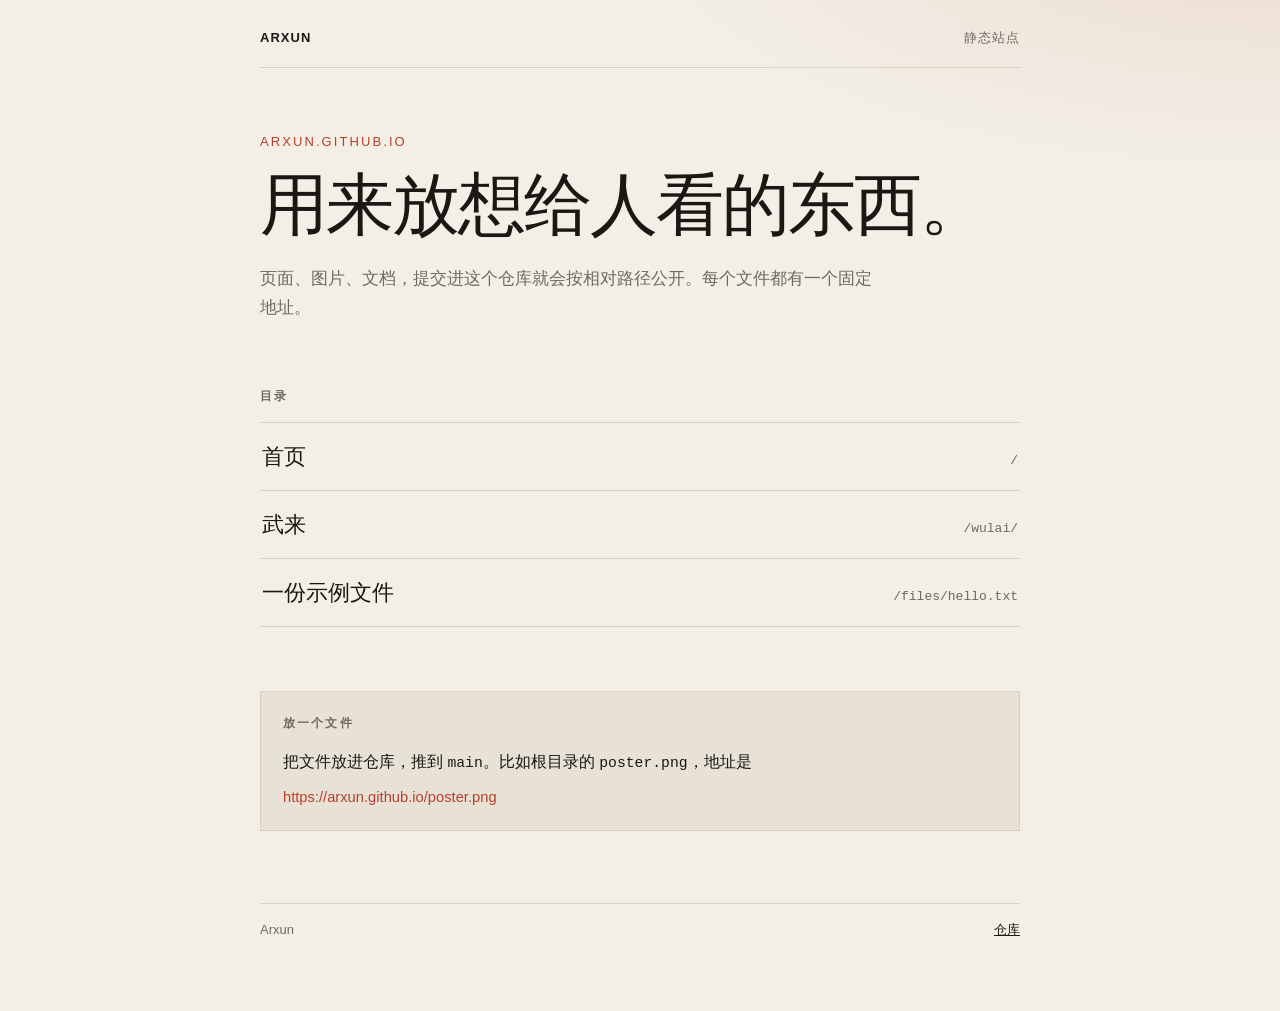
<file: index.html>
<!DOCTYPE html>
<html lang="zh-CN">
<head>
  <meta charset="utf-8">
  <meta name="viewport" content="width=device-width, initial-scale=1">
  <title>Arxun</title>
  <meta name="description" content="Arxun 的公开页面和静态文件。提交到仓库里的文件，会以固定地址提供。">
  <meta name="theme-color" content="#f3efe6">
  <link rel="icon" href="data:image/svg+xml,%3Csvg xmlns='http://www.w3.org/2000/svg' viewBox='0 0 32 32'%3E%3Crect width='32' height='32' rx='4' fill='%231a1814'/%3E%3Ctext x='16' y='22' text-anchor='middle' font-family='Georgia,serif' font-size='16' fill='%23f3efe6'%3EA%3C/text%3E%3C/svg%3E">
  <style>
    :root {
      --paper: #f3efe6;
      --ink: #1a1814;
      --muted: #6f695f;
      --line: #d8d0c3;
      --seal: #b6402a;
      --soft: #e7e1d6;
      color-scheme: light;
    }

    @media (prefers-color-scheme: dark) {
      :root {
        --paper: #141311;
        --ink: #ece7dc;
        --muted: #a39b8e;
        --line: #2e2a24;
        --seal: #e07a64;
        --soft: #1d1b18;
        color-scheme: dark;
      }
    }

    * { box-sizing: border-box; }

    html { scroll-behavior: smooth; }

    body {
      margin: 0;
      min-height: 100vh;
      background:
        radial-gradient(1200px 500px at 100% -10%, color-mix(in srgb, var(--seal) 12%, transparent), transparent 55%),
        var(--paper);
      color: var(--ink);
      font-family: "Iowan Old Style", "Palatino Linotype", Palatino, "Songti SC", "Noto Serif SC", serif;
      line-height: 1.6;
    }

    a { color: inherit; }

    .wrap {
      width: min(760px, calc(100% - 40px));
      margin: 0 auto;
      padding: 28px 0 72px;
    }

    header {
      display: flex;
      align-items: baseline;
      justify-content: space-between;
      gap: 16px;
      padding-bottom: 18px;
      border-bottom: 1px solid var(--line);
      font-family: "Avenir Next", "PingFang SC", "Hiragino Sans GB", "Noto Sans SC", sans-serif;
      font-size: 13px;
      letter-spacing: 0.08em;
      text-transform: uppercase;
    }

    .mark {
      font-weight: 600;
      text-decoration: none;
    }

    .host { color: var(--muted); }

    main { padding-top: 64px; }

    .kicker {
      margin: 0 0 14px;
      color: var(--seal);
      font-family: "Avenir Next", "PingFang SC", "Hiragino Sans GB", "Noto Sans SC", sans-serif;
      font-size: 13px;
      letter-spacing: 0.16em;
      text-transform: uppercase;
    }

    h1 {
      margin: 0;
      max-width: min(12em, 100%);
      font-size: clamp(36px, 7vw, 68px);
      font-weight: 560;
      letter-spacing: -0.03em;
      line-height: 1.12;
    }

    .lead {
      max-width: 36em;
      margin: 22px 0 0;
      color: var(--muted);
      font-family: "Avenir Next", "PingFang SC", "Hiragino Sans GB", "Noto Sans SC", sans-serif;
      font-size: 17px;
      line-height: 1.7;
    }

    section { margin-top: 64px; }

    h2 {
      margin: 0 0 16px;
      font-family: "Avenir Next", "PingFang SC", "Hiragino Sans GB", "Noto Sans SC", sans-serif;
      font-size: 12px;
      font-weight: 600;
      letter-spacing: 0.18em;
      text-transform: uppercase;
      color: var(--muted);
    }

    .catalog {
      margin: 0;
      padding: 0;
      list-style: none;
      border-top: 1px solid var(--line);
    }

    .catalog a {
      display: grid;
      grid-template-columns: 1fr auto;
      gap: 16px;
      align-items: baseline;
      padding: 16px 2px;
      border-bottom: 1px solid var(--line);
      text-decoration: none;
    }

    .catalog a:hover .name { color: var(--seal); }

    .catalog a:focus-visible {
      outline: 2px solid var(--seal);
      outline-offset: 4px;
    }

    .name { font-size: 22px; }

    .path {
      color: var(--muted);
      font-family: "SF Mono", ui-monospace, "Cascadia Code", Menlo, Consolas, monospace;
      font-size: 13px;
    }

    .note {
      padding: 22px 22px 20px;
      background: var(--soft);
      border: 1px solid var(--line);
    }

    .note p {
      margin: 0;
      font-family: "Avenir Next", "PingFang SC", "Hiragino Sans GB", "Noto Sans SC", sans-serif;
    }

    .note p + p { margin-top: 10px; }

    code, .url {
      font-family: "SF Mono", ui-monospace, "Cascadia Code", Menlo, Consolas, monospace;
      font-size: 0.92em;
    }

    .url {
      color: var(--seal);
      word-break: break-all;
    }

    footer {
      display: flex;
      justify-content: space-between;
      gap: 16px;
      margin-top: 72px;
      padding-top: 16px;
      border-top: 1px solid var(--line);
      color: var(--muted);
      font-family: "Avenir Next", "PingFang SC", "Hiragino Sans GB", "Noto Sans SC", sans-serif;
      font-size: 13px;
    }

    footer a { color: var(--ink); }

    @media (max-width: 640px) {
      .wrap { width: min(760px, calc(100% - 28px)); }
      main { padding-top: 40px; }
      .catalog a { grid-template-columns: 1fr; gap: 4px; }
      footer { flex-direction: column; }
    }

    @media (prefers-reduced-motion: reduce) {
      html { scroll-behavior: auto; }
    }
  </style>
</head>
<body>
  <div class="wrap">
    <header>
      <a class="mark" href="/">Arxun</a>
      <span class="host">静态站点</span>
    </header>

    <main>
      <p class="kicker">arxun.github.io</p>
      <h1>用来放想给人看的东西。</h1>
      <p class="lead">页面、图片、文档，提交进这个仓库就会按相对路径公开。每个文件都有一个固定地址。</p>

      <section aria-labelledby="catalog-title">
        <h2 id="catalog-title">目录</h2>
        <ul class="catalog">
          <!-- 新增一项：复制一个 li，改标题和链接 -->
          <li>
            <a href="/">
              <span class="name">首页</span>
              <span class="path">/</span>
            </a>
          </li>
          <li>
            <a href="/wulai/">
              <span class="name">武来</span>
              <span class="path">/wulai/</span>
            </a>
          </li>
          <li>
            <a href="/files/hello.txt">
              <span class="name">一份示例文件</span>
              <span class="path">/files/hello.txt</span>
            </a>
          </li>
        </ul>
      </section>

      <section class="note" aria-labelledby="howto-title">
        <h2 id="howto-title">放一个文件</h2>
        <p>把文件放进仓库，推到 <code>main</code>。比如根目录的 <code>poster.png</code>，地址是</p>
        <p class="url">https://arxun.github.io/poster.png</p>
      </section>
    </main>

    <footer>
      <span>Arxun</span>
      <a href="https://github.com/Arxun/arxun.github.io">仓库</a>
    </footer>
  </div>
</body>
</html>
</file>
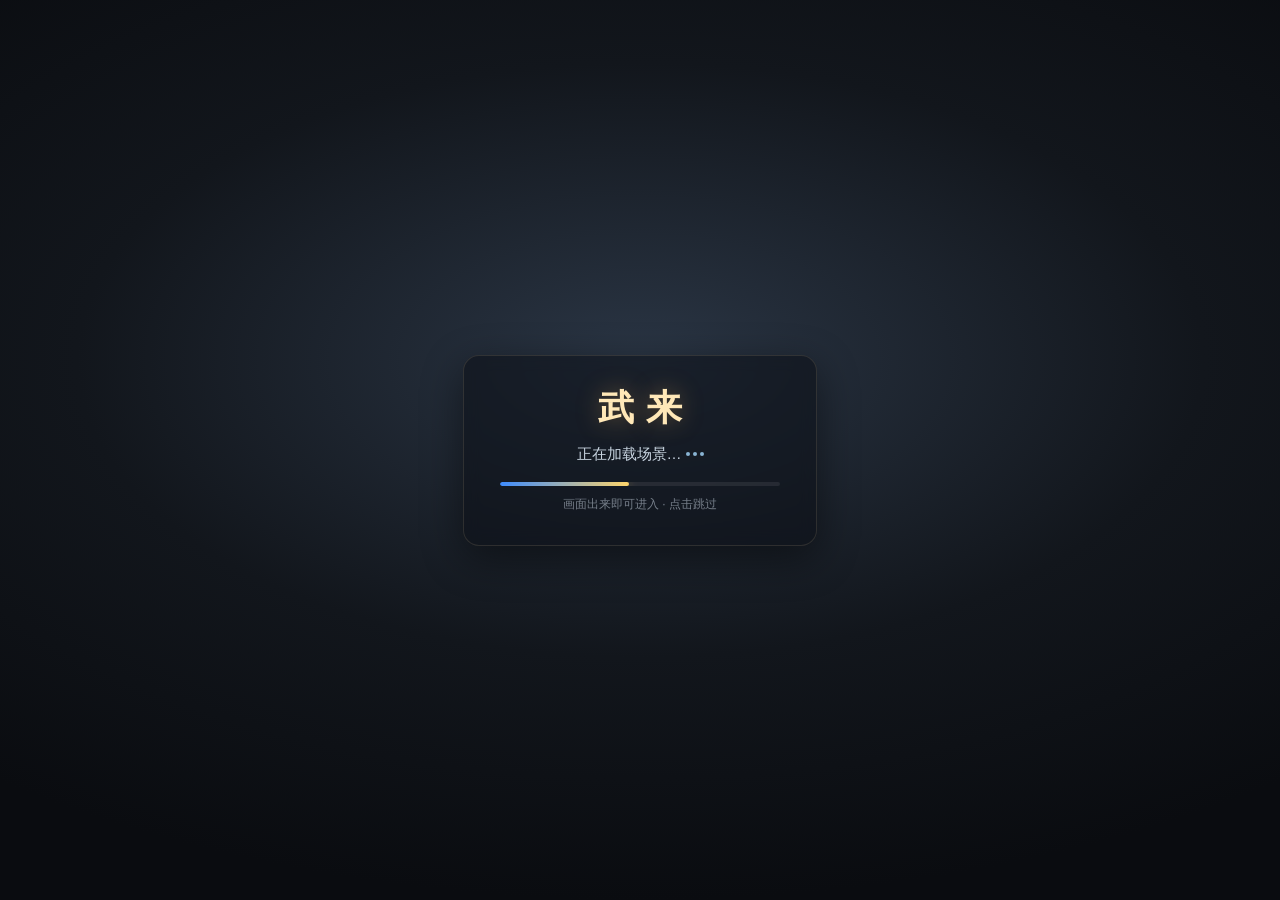
<file: wulai/index.html>
<!doctype html>
<html lang="zh-CN">
  <head>
    <meta charset="UTF-8" />
    <meta
      name="viewport"
      content="width=device-width, initial-scale=1, minimum-scale=1, maximum-scale=1, viewport-fit=cover, user-scalable=no, interactive-widget=overlays-content"
    />
    <meta name="format-detection" content="telephone=no" />
    <meta name="mobile-web-app-capable" content="yes" />
    <title>武来</title>
    <style>
      html,
      body,
      #root {
        margin: 0;
        width: 100%;
        height: 100%;
        overflow: hidden;
        background: #0a0c10;
        font-family: -apple-system, 'PingFang SC', 'Microsoft YaHei', sans-serif;
      }
      #boot-splash {
        position: fixed;
        inset: 0;
        z-index: 40;
        display: flex;
        align-items: center;
        justify-content: center;
        background: radial-gradient(ellipse 80% 60% at 50% 40%, #2a3544 0%, #12161c 55%, #0a0c10 100%);
        color: #c8d4e0;
        font-family: -apple-system, 'PingFang SC', 'Microsoft YaHei', sans-serif;
      }
      #boot-splash .boot-panel {
        text-align: center;
        min-width: min(280px, 72vw);
        padding: 28px 36px 32px;
        border-radius: 16px;
        background: rgba(12, 16, 22, 0.55);
        border: 1px solid rgba(255, 220, 160, 0.12);
      }
      #boot-splash .boot-brand {
        margin: 0 0 12px;
        font-size: 32px;
        font-weight: 700;
        letter-spacing: 0.35em;
        text-indent: 0.35em;
        color: #ffe8b8;
      }
      #boot-splash .boot-text {
        margin: 0;
        font-size: 15px;
      }
      #boot-splash .boot-bar {
        margin: 18px auto 0;
        height: 4px;
        border-radius: 4px;
        background: rgba(255, 255, 255, 0.08);
        overflow: hidden;
      }
      #boot-splash .boot-bar i {
        display: block;
        height: 100%;
        width: 8%;
        border-radius: inherit;
        background: linear-gradient(90deg, #3d8bfd, #ffd56a);
      }
      #boot-splash .boot-sub {
        margin: 10px 0 0;
        font-size: 12px;
        color: rgba(200, 212, 224, 0.55);
      }
    </style>
    <script type="module" crossorigin src="/wulai/assets/index-CrM8peG2.js"></script>
    <link rel="modulepreload" crossorigin href="/wulai/assets/three-Dc6XZrl1.js">
    <link rel="modulepreload" crossorigin href="/wulai/assets/r3f-DI1lngOx.js">
    <link rel="modulepreload" crossorigin href="/wulai/assets/drei-CwpHlXUH.js">
    <link rel="stylesheet" crossorigin href="/wulai/assets/index-D2EZgZEs.css">
  </head>
  <body>
    <div id="boot-splash" aria-live="polite">
      <div class="boot-panel">
        <p class="boot-brand">武来</p>
        <p class="boot-text" data-text>正在加载场景…</p>
        <div class="boot-bar" role="progressbar" aria-valuemin="0" aria-valuemax="100">
          <i data-fill></i>
        </div>
        <p class="boot-sub">画面出来即可进入</p>
      </div>
    </div>
    <div id="root"></div>
  </body>
</html>
</file>
<file: wulai/assets/index-D2EZgZEs.css>
.page{width:100%;height:100%;display:flex;align-items:center;justify-content:center;gap:16px;background:#1b1f24}.frame{position:relative;height:100vh;aspect-ratio:9 / 16;max-width:100vw;overflow:hidden;background:#d9e1e6}.frame.wide{width:100vw;height:100vh;min-width:0;min-height:0;aspect-ratio:auto;cursor:grab;background:#0a0c10}.frame canvas{display:block;width:100%!important;height:100%!important}.frame.wide:active{cursor:grabbing}.frame.wide canvas.sword-cursor,.frame.wide:active canvas.sword-cursor{cursor:url("data:image/svg+xml,%3Csvg xmlns='http://www.w3.org/2000/svg' width='32' height='32' viewBox='0 0 32 32'%3E%3Cpath fill='%23ff2438' stroke='%23500010' stroke-width='1' stroke-linejoin='round' d='M2.2 1.4 8.8 6.6 13.2 14.6 10.4 16.8 6.2 8.6Z'/%3E%3Cpath stroke='%23fff' stroke-width='1.1' stroke-linecap='round' d='M4.2 4.2 9.2 10.4'/%3E%3Cpath stroke='%23ffd0d6' stroke-width='3.1' stroke-linecap='round' d='M9.4 14.2 18.6 20.8'/%3E%3Cpath stroke='%23a01022' stroke-width='1.3' stroke-linecap='round' d='M9.8 14.6 18.2 20.4'/%3E%3Cpath stroke='%2320080c' stroke-width='2.5' stroke-linecap='round' d='M14.6 17.4 23.4 26.6'/%3E%3Ccircle cx='24.4' cy='27.6' r='2.05' fill='%23ff2438' stroke='%23500010' stroke-width='0.8'/%3E%3C/svg%3E") 2 2,crosshair}.frame.ref img{width:100%;height:100%;object-fit:cover;display:block}.overlay{position:absolute;top:0;right:0;bottom:0;left:0;width:100%;height:100%;object-fit:cover;pointer-events:none}.tag{position:absolute;top:10px;left:10px;padding:2px 8px;border-radius:10px;font-size:12px;color:#fff;background:#00000080;pointer-events:none}.panel{position:absolute;left:10px;right:10px;bottom:30px;display:flex;flex-wrap:wrap;gap:8px;align-items:center;padding:8px 10px;border-radius:10px;background:#14181e9e;color:#fff;font-size:12px;-webkit-backdrop-filter:blur(6px);backdrop-filter:blur(6px)}.panel label{display:flex;align-items:center;gap:6px}.panel input[type=range]{width:90px}.panel button{padding:3px 10px;border:1px solid rgba(255,255,255,.4);border-radius:6px;background:transparent;color:#fff;font-size:12px;cursor:pointer}.panel button:hover{background:#ffffff26}.hint{position:absolute;left:0;right:0;bottom:8px;text-align:center;font-size:11px;color:#ffffffd9;text-shadow:0 1px 3px rgba(0,0,0,.6);pointer-events:none}@media (max-width: 900px){.frame.ref{display:none}}.noui .panel,.noui .hint,.noui .tag,.noui .hud,.noui .hud-dock,.noui .hud-summon,.noui .hud-left,.noui .chud,.noui .hurtflash,.noui .skillflash,.noui .wulai-title{display:none}.panel-group{display:flex;gap:4px;margin-right:4px}.hud-dock{position:absolute;top:12px;right:12px;z-index:6;display:flex;align-items:flex-start;gap:8px;max-width:calc(100% - 24px);pointer-events:none}.hud-summon{pointer-events:auto;flex:0 0 auto;display:flex;align-items:center;gap:6px;margin:0;padding:6px 10px;border-radius:10px;border:1px solid rgba(255,255,255,.18);background:#0e121894;-webkit-backdrop-filter:blur(6px);backdrop-filter:blur(6px);color:#ffffff8c;font:inherit;font-size:12px;font-weight:600;line-height:1.2;white-space:nowrap;cursor:default;touch-action:manipulation;-webkit-tap-highlight-color:transparent}.hud-summon svg{width:28px;height:14px;display:block;flex:0 0 auto}.hud-summon--ready{color:#e8fbff;border-color:#7ee0ffb3;cursor:pointer}.hud-summon--ready:hover,.hud-summon--ready:focus-visible{background:#162834d1}.hud-summon:disabled{opacity:.45;cursor:default}.hud{position:relative;flex:0 1 auto;width:182px;padding:10px 12px;border-radius:10px;border:1px solid rgba(255,255,255,.14);background:#0e121894;-webkit-backdrop-filter:blur(6px);backdrop-filter:blur(6px);color:#fff;font-size:12px;font-variant-numeric:tabular-nums;pointer-events:auto;transition:box-shadow .2s,border-color .2s,width .15s ease,padding .15s ease}.hud--folded{width:auto;min-width:0;max-width:min(46vw,220px);padding:6px 10px}.hud-fold-toggle{display:flex;align-items:center;gap:8px;width:100%;margin:0;padding:0;border:none;background:transparent;color:inherit;font:inherit;text-align:left;cursor:pointer;touch-action:manipulation;-webkit-tap-highlight-color:transparent}.hud--folded .hud-fold-toggle{width:auto}.hud-fold-toggle__title{font-size:11px;font-weight:600;color:#ffffffc7;white-space:nowrap}.hud-fold-toggle__peek{font-size:13px;font-weight:600;font-variant-numeric:tabular-nums;color:#ffd166}.hud-fold-toggle__chev{margin-left:auto;font-size:10px;color:#ffffff73}.hud--folded .hud-body{display:none}.hud:not(.hud--folded) .hud-fold-toggle{margin-bottom:6px;padding-bottom:6px;border-bottom:1px solid rgba(255,255,255,.1)}.hud-body{pointer-events:none}.hud.boosting{border-color:#ff963ce6;box-shadow:0 0 18px #ff82288c}.hud-row{display:flex;align-items:baseline;justify-content:space-between;margin-bottom:4px}.hud-label{color:#ffffff9e;font-size:11px}.hud-value{font-size:15px;font-weight:600}.hud-value.live{color:#ffd166;text-shadow:0 0 10px rgba(255,190,70,.6)}.hud-bar{height:5px;margin:6px 0 8px;border-radius:3px;background:#ffffff24;overflow:hidden}.hud-bar i{display:block;height:100%;background:linear-gradient(90deg,#6fd2ff,#b98bff);transition:width .1s linear}.hud-bar.jump i{background:linear-gradient(90deg,#ffd166,#ff8a3c)}.hud-tanks{display:flex;gap:4px}.hud-tanks b{width:22px;height:9px;border-radius:2px;border:1px solid rgba(255,255,255,.3)}.hud-tanks b.on{background:#7ee0ff;border-color:#7ee0ff;box-shadow:0 0 10px #6ed7ffcc}.hud-flash{margin-top:6px;font-size:11px;color:#ffd166}.hud-flash.boost{color:#ff9a4d}.hud-flash.interact{position:absolute;left:50%;bottom:18%;transform:translate(-50%);margin:0;padding:6px 14px;border-radius:8px;font-size:13px;color:#fff;background:#0c121cb8;pointer-events:none;z-index:4}.speedlines{position:absolute;top:-18%;right:-18%;bottom:-18%;left:-18%;pointer-events:none;opacity:0;transition:opacity .12s linear;mix-blend-mode:screen;background:repeating-conic-gradient(from 0deg at 50% 50%,#fff0,#fff0 .55deg,#fffffff2 .55deg,#fffffff2 .82deg,#fff0 .82deg,#fff0 2.4deg);-webkit-mask-image:radial-gradient(circle at 50% 50%,transparent 36%,#000 70%,#000 100%);mask-image:radial-gradient(circle at 50% 50%,transparent 36%,#000 70%,#000 100%)}.speedlines.fine{top:-22%;right:-22%;bottom:-22%;left:-22%;background:repeating-conic-gradient(from .4deg at 50% 50%,#bee6ff00,#bee6ff00 1.1deg,#bee6ffb3 1.1deg,#bee6ffb3 1.28deg,#bee6ff00 1.28deg,#bee6ff00 3.6deg)}.speedlines.on{opacity:.88;animation:speedlines-rush .32s linear infinite}.speedlines.fine.on{opacity:.55;animation-duration:.48s;animation-direction:reverse}@keyframes speedlines-rush{0%{transform:scale(1)}to{transform:scale(1.42)}}.panel button.active{background:#ffffff47;border-color:#fff}.hurtflash{position:absolute;top:0;right:0;bottom:0;left:0;pointer-events:none;opacity:0;background:radial-gradient(circle at 50% 55%,transparent 42%,rgba(160,12,8,.5) 100%);transition:opacity .08s linear}.hurtflash.on{opacity:1}.skillflash{position:absolute;top:0;right:0;bottom:0;left:0;pointer-events:none;opacity:0;background:radial-gradient(circle at 50% 58%,rgba(255,214,90,.34),transparent 52%);transition:opacity .06s linear}.skillflash.on{opacity:1}html.gpu-accel .skillflash,html.gpu-accel .hurtflash{transform:translateZ(0);backface-visibility:hidden;will-change:opacity}html.gpu-accel .wulai-title{transform:translateZ(0);backface-visibility:hidden}html.gpu-accel .wulai-flash,html.gpu-accel .wulai-bits{will-change:opacity,transform;transform:translateZ(0)}.death-quote{position:absolute;top:0;right:0;bottom:0;left:0;z-index:12;display:flex;align-items:center;justify-content:center;padding:28px 36px;pointer-events:none;background:radial-gradient(ellipse at 50% 45%,rgba(12,6,8,.55) 0%,transparent 62%)}.death-quote p{margin:0;max-width:16em;font-size:clamp(22px,4.2vw,38px);font-weight:700;font-family:Songti SC,"Noto Serif SC",STSong,serif;letter-spacing:.14em;line-height:1.72;text-align:center;color:transparent;background:linear-gradient(180deg,#fff8ec,#ffd4a0 32%,#ff6b4a 68%,#8a1a12);-webkit-background-clip:text;background-clip:text;filter:drop-shadow(0 3px 18px rgba(0,0,0,.55));animation:death-quote-fade 3s ease forwards}@keyframes death-quote-fade{0%{opacity:0;transform:translateY(10px) scale(.98)}14%{opacity:1;transform:translateY(0) scale(1)}58%{opacity:1}to{opacity:0;transform:translateY(-8px) scale(1.02)}}.wulai-title{position:absolute;top:0;right:0;bottom:0;left:0;z-index:8;display:flex;align-items:center;justify-content:center;gap:2.2vw;pointer-events:none;overflow:hidden}.wulai-glyph{font-size:min(18vw,20vh);font-weight:900;line-height:.86;letter-spacing:.04em;color:transparent;background:linear-gradient(180deg,#fff6c4,#ffd056 28%,#ff5a1e 62%,#7a1208);-webkit-background-clip:text;background-clip:text;filter:drop-shadow(0 0 10px rgba(255,168,40,.95)) drop-shadow(0 0 28px rgba(255,90,20,.65)) drop-shadow(0 8px 0 rgba(80,12,4,.35));text-shadow:none;transform-origin:center;will-change:transform,opacity}.wulai-flash{position:absolute;top:0;right:0;bottom:0;left:0;opacity:0;background:radial-gradient(circle at 50% 48%,#fff8dc 0%,rgba(255,220,120,.55) 28%,transparent 62%)}.wulai-bits{position:absolute;top:18%;right:10%;bottom:18%;left:10%;pointer-events:none}.wulai-bits i{position:absolute;width:10px;height:10px;background:#ffd056;box-shadow:0 0 10px #ff9a3c;opacity:.85;left:calc(8% + (var(--i) * 5.1%));top:calc(12% + (var(--i) * 3.7%));transform:rotate(28deg) scale(.7)}.wulai-bits i:nth-child(odd){width:18px;height:4px;background:#fff3c0;top:calc(30% + (var(--i) * 2.4%))}.hud-left{position:absolute;left:12px;top:12px;z-index:12;display:flex;flex-direction:column;align-items:stretch;gap:4px;max-width:min(380px,92vw);pointer-events:none}.hud-left .chud-main,.hud-left .chud-fold-toggle,.hud-left .chud-bag,.hud-left .chud-pots{pointer-events:auto}.hud-map{margin:0;padding:0 2px;font-size:14px;font-weight:600;line-height:1.2;color:#f2f7fbeb;text-shadow:0 1px 6px rgba(0,0,0,.45);pointer-events:none;display:flex;align-items:center;gap:6px}.hud-map__coord{font-size:.86em;font-weight:500;font-variant-numeric:tabular-nums;white-space:pre;color:#f2f7fbbf}.hud-compass{position:relative;flex-shrink:0;width:30px;height:30px;border-radius:50%;border:1px solid rgba(255,255,255,.35);background:#0e121899;box-shadow:0 1px 6px #00000059}.hud-compass__rose{position:absolute;top:0;right:0;bottom:0;left:0;width:100%;height:100%}.hud-compass__n{font-size:8px;font-weight:700;fill:#ff8a7a}.chud{position:relative;left:auto;top:auto;display:flex;align-items:flex-start;gap:10px;pointer-events:none;color:#fff;font-variant-numeric:tabular-nums}.chud.hit .av{box-shadow:0 0 0 2px #ff5a3a}.chud.down{opacity:.55}.av{position:relative;width:54px;height:54px;flex-shrink:0;overflow:hidden;border-radius:10px;border:2px solid rgba(255,209,102,.55);box-shadow:0 2px 8px #0006}.av svg{display:block;width:100%;height:100%}.chud-main{width:148px;padding:7px 9px 6px;border-radius:10px;border:1px solid rgba(255,255,255,.14);background:#0e121894;-webkit-backdrop-filter:blur(6px);backdrop-filter:blur(6px)}.chud--folded .chud-main{width:min(128px,44vw);padding:6px 8px}.chud-fold-toggle{display:flex;align-items:baseline;justify-content:space-between;gap:6px;width:100%;margin:0 0 5px;padding:0;border:none;background:transparent;color:inherit;font:inherit;text-align:left;cursor:pointer;touch-action:manipulation;-webkit-tap-highlight-color:transparent}.chud--folded .chud-fold-toggle{margin-bottom:4px}.chud-fold-toggle b{font-size:13px;font-weight:600}.chud-fold-toggle span:not(.chud-fold-toggle__chev){color:#ffffff9e;font-size:11px}.chud-fold-toggle__hint{font-size:11px!important;font-weight:600;color:#ffffffc7!important}.chud-fold-toggle__chev{margin-left:auto;font-size:10px;color:#ffffff73}.chud--folded .chud-bar.xp{height:7px;margin-bottom:0}.chud-bar.xp em.chud-xp-label{font-size:8px;line-height:7px;color:#ffffffe0}.chud-bar{position:relative;height:9px;margin-bottom:4px;overflow:hidden;border-radius:4px;background:#ffffff1f}.chud-bar i{display:block;height:100%;transition:width .1s linear}.chud-bar.hp i{background:linear-gradient(90deg,#c62828,#ef5350)}.chud-bar.mp i{background:linear-gradient(90deg,#1565c0,#42a5f5)}.chud-bar.xp{height:4px;margin-top:2px}.chud-bar.xp i{background:linear-gradient(90deg,#f6c445,#ffe08a)}.chud-bar em{position:absolute;top:0;right:0;bottom:0;left:0;font-size:9px;font-style:normal;line-height:9px;text-align:center;text-shadow:0 1px 2px rgba(0,0,0,.7)}.chud-meta{display:flex;gap:8px;margin-top:5px;color:#ffffffc7;font-size:11px}.chud-wep{margin-left:auto;color:#ffd166}.chud-cds{display:flex;gap:4px;margin-top:4px}.chud-cd{padding:1px 5px;border-radius:4px;background:#ffffff1a;color:#fff9;font-size:10px}.game-toast{position:absolute;top:14px;left:50%;transform:translate(-50%);z-index:30;padding:6px 14px;border-radius:8px;background:#0e1218c7;color:#ffe08a;font-size:13px;white-space:nowrap;pointer-events:none}.game-toast--mobile{top:calc(max(10px,env(safe-area-inset-top,0px)) + 46px)}.chud-side{display:flex;flex-direction:column;gap:8px}.chud-bag{display:flex;flex-direction:column;gap:4px;pointer-events:auto}.chud-bag b,.chud-wep-btn{width:20px;height:20px;border-radius:4px;border:1px solid rgba(255,255,255,.2);background:#0e121873;color:#ffffff47;font-size:11px;font-weight:600;line-height:18px;text-align:center;cursor:default;padding:0;font-family:inherit}.chud-wep-btn{-webkit-appearance:none;-moz-appearance:none;appearance:none;-webkit-tap-highlight-color:transparent}.chud-bag b.own,.chud-wep-btn.own{color:#fff;cursor:pointer}.chud-bag b.on,.chud-wep-btn.on{border-color:#ffd166;background:#ffd16638;box-shadow:0 0 8px #ffd16659}.chud-wep-btn:disabled{cursor:default;opacity:.55}.chud-pots{display:flex;flex-direction:column;gap:4px;pointer-events:auto}.chud-pots b{min-width:36px;height:20px;padding:0 5px;border-radius:4px;border:1px solid rgba(255,255,255,.2);background:#0e121873;color:#ffffff47;font-size:10px;font-weight:600;line-height:18px;text-align:center}.chud-pots b.own{color:#fff;cursor:pointer}.chud-pots b.hp.own{border-color:#ef5350b3;background:#c6282859}.chud-pots b.mp.own{border-color:#42a5f5b3;background:#1565c059}.su7-loading-tag{display:inline-flex;align-items:center;gap:8px;padding:8px 16px 8px 12px;border-radius:999px;font-size:13px;font-weight:500;letter-spacing:.02em;color:#eceef2e0;white-space:nowrap;background:linear-gradient(165deg,#a8b0ba6b,#60687247 48%,#484e582e);border:1px solid rgba(255,255,255,.14);box-shadow:0 8px 24px #00000038,inset 0 1px #ffffff1f;backdrop-filter:blur(10px);-webkit-backdrop-filter:blur(10px);pointer-events:none;-webkit-user-select:none;user-select:none;animation:su7-loading-tag-pulse 2.4s ease-in-out infinite}.su7-loading-icon{width:28px;height:14px;flex-shrink:0;opacity:.85}@keyframes su7-loading-tag-pulse{0%,to{opacity:.92}50%{opacity:.72}}.game-load{position:absolute;top:0;right:0;bottom:0;left:0;z-index:30;display:flex;align-items:center;justify-content:center;pointer-events:auto;cursor:pointer}.game-load--leave{pointer-events:none;cursor:default;animation:game-load-out .18s ease-in forwards}.game-load__veil{position:absolute;top:0;right:0;bottom:0;left:0;background:radial-gradient(ellipse 80% 60% at 50% 40%,#2a3544,#12161c 55%,#0a0c10)}.game-load__panel{position:relative;z-index:1;text-align:center;padding:28px 36px 32px;min-width:min(280px,72vw);border-radius:16px;background:#0c10168c;border:1px solid rgba(255,220,160,.12);box-shadow:0 12px 40px #00000073;-webkit-backdrop-filter:blur(8px);backdrop-filter:blur(8px)}.game-load__brand{margin:0 0 12px;font-size:clamp(28px,6vw,36px);font-weight:700;letter-spacing:.35em;text-indent:.35em;color:#ffe8b8;text-shadow:0 0 24px rgba(255,180,80,.35)}.game-load__text{margin:0;font-size:15px;color:#c8d4e0;display:flex;align-items:center;justify-content:center;gap:2px}.game-load__dots{display:inline-flex;gap:3px;margin-left:2px}.game-load__dots i{width:4px;height:4px;border-radius:50%;background:#8ab4d4;animation:game-load-dot 1.1s ease-in-out infinite}.game-load__dots i:nth-child(2){animation-delay:.15s}.game-load__dots i:nth-child(3){animation-delay:.3s}.game-load__bar{margin:18px auto 0;height:4px;width:100%;border-radius:4px;background:#ffffff14;overflow:hidden}.game-load__bar-fill{height:100%;border-radius:inherit;background:linear-gradient(90deg,#3d8bfd,#ffd56a);transition:width .25s ease-out;box-shadow:0 0 12px #ffc86473}.game-load__sub{margin:10px 0 0;font-size:12px;color:#c8d4e08c}@keyframes game-load-out{0%{opacity:1}to{opacity:0}}@keyframes game-load-dot{0%,80%,to{opacity:.25;transform:translateY(0)}40%{opacity:1;transform:translateY(-3px)}}html.mobile-touch-guard,html.mobile-touch-guard body,html.mobile-touch-guard #root{-webkit-user-select:none;user-select:none;-webkit-touch-callout:none;touch-action:none;overscroll-behavior:none;background:#0a0c10}.page.mobile-game{position:fixed;top:0;right:0;bottom:0;left:0;width:100%;height:100%;gap:0;margin:0;padding:0;align-items:stretch;justify-content:stretch;background:#0a0c10;-webkit-user-select:none;user-select:none;-webkit-touch-callout:none}.page.mobile-game,.page.mobile-game *{-webkit-tap-highlight-color:transparent}.page.mobile-game img,.page.mobile-game canvas{-webkit-user-drag:none;user-drag:none}.page.mobile-game .frame.mobile-frame{flex:1;width:100%;height:100%;min-width:0;min-height:0;max-width:none;background:#0a0c10;touch-action:none}.page.mobile-game .frame.mobile-frame{overflow:hidden}.mobile-view-rotator{position:absolute;left:0;top:0;transform-origin:center center;overflow:hidden;touch-action:none;background:#0a0c10;--safe-l: env(safe-area-inset-left, 0px);--safe-r: env(safe-area-inset-right, 0px);--safe-b: env(safe-area-inset-bottom, 0px)}.mobile-view-rotator[data-rotation="90"]{--safe-l: env(safe-area-inset-top, 0px);--safe-r: env(safe-area-inset-bottom, 0px);--safe-b: env(safe-area-inset-left, 0px)}.mobile-view-rotator[data-rotation="180"]{--safe-l: env(safe-area-inset-right, 0px);--safe-r: env(safe-area-inset-left, 0px);--safe-b: env(safe-area-inset-top, 0px)}.mobile-view-rotator[data-rotation="270"]{--safe-l: env(safe-area-inset-bottom, 0px);--safe-r: env(safe-area-inset-top, 0px);--safe-b: env(safe-area-inset-right, 0px)}.mobile-view-rotator--swap{left:50%;top:50%}.mobile-view-rotator .mobile-game-frame{position:absolute;top:0;right:0;bottom:0;left:0}.mobile-rotate-fab{position:fixed;top:max(10px,env(safe-area-inset-top,0px));left:50%;transform:translate(-50%);z-index:120;padding:8px 18px;border-radius:999px;border:1px solid rgba(255,209,102,.55);background:#0c1016e0;color:#ffe8a8;font-size:14px;font-weight:700;touch-action:manipulation;-webkit-tap-highlight-color:transparent;pointer-events:auto;box-shadow:0 2px 12px #00000073}.mobile-rotate-fab:active{background:#282418f2}.mobile-game-frame{position:absolute;top:0;right:0;bottom:0;left:0;overflow:hidden;touch-action:none}.mobile-game .panel,.mobile-game .hint,.mobile-game .chud-bag{display:none}.mobile-game .hud-left--mobile{pointer-events:auto;max-width:min(72vw,300px);gap:2px}.mobile-game .hud-left--mobile .hud-map{font-size:11px}.mobile-game .hud-left--mobile .hud-compass{width:24px;height:24px}.mobile-game .chud--mobile{gap:6px}.mobile-game .chud--mobile .av{width:42px;height:42px}.mobile-game .chud--mobile .chud-main{width:118px;padding:5px 7px}.mobile-game .chud--mobile .chud-name b{font-size:13px}.mobile-game .chud--mobile .chud-name span,.mobile-game .chud--mobile .chud-meta{font-size:9px}.mobile-game .chud--mobile .chud-meta{margin-top:3px;gap:6px}.mobile-game .chud--mobile .chud-bar{height:7px}.mobile-game .chud--mobile .chud-bar.xp{height:3px}.mobile-game .chud--mobile.chud--folded .chud-bar.xp{height:7px}.mobile-game .chud--mobile .chud-bar em{font-size:8px}.mobile-weapons{display:flex;flex-direction:row;flex-wrap:wrap;gap:5px;margin-top:2px;pointer-events:auto}.mobile-weapons__btn{width:32px;height:32px;padding:0;border-radius:8px;border:1px solid rgba(255,255,255,.28);background:#0c1016b8;color:#ffffff59;font-size:13px;font-weight:700;line-height:1;touch-action:manipulation;-webkit-tap-highlight-color:transparent}.mobile-weapons__btn.pot.own{border-color:#ef5350bf;background:#c6282861}.mobile-weapons__btn.own{color:#fff;border-color:#ffffff73}.mobile-weapons__btn.on{border-color:#ffd166;background:#ffd16647;box-shadow:0 0 12px #ffd16659}.mobile-weapons__btn:disabled{opacity:.45}.mobile-dpad{--dpad-size: 158px;--pad-x: 22px;--pad-y: 22px;position:absolute;left:calc(var(--pad-x) + var(--safe-l, 0px));bottom:calc(var(--pad-y) + var(--safe-b, 0px));z-index:14;width:var(--dpad-size);height:var(--dpad-size);pointer-events:none}.mobile-dpad__ring{position:absolute;top:0;right:0;bottom:0;left:0;border-radius:50%;border:1px solid rgba(255,255,255,.12);background:#0c101659;pointer-events:none}.mobile-dpad__disc{position:absolute;top:0;right:0;bottom:0;left:0;margin:0;padding:0;border:none;border-radius:50%;background:transparent;touch-action:none;-webkit-tap-highlight-color:transparent;-webkit-user-select:none;user-select:none;pointer-events:auto;cursor:pointer}.mobile-dpad__disc:active{background:#ffffff0f}.mobile-dpad__hint{position:absolute;color:#eef4f8e0;font-size:22px;font-weight:700;line-height:1;pointer-events:none;text-shadow:0 1px 4px rgba(0,0,0,.55)}.mobile-dpad__hint--up{top:10%;left:50%;transform:translate(-50%)}.mobile-dpad__hint--down{bottom:10%;left:50%;transform:translate(-50%)}.mobile-dpad__hint--left{left:10%;top:50%;transform:translateY(-50%)}.mobile-dpad__hint--right{right:10%;top:50%;transform:translateY(-50%)}.mobile-right{--pad-x: 22px;--pad-y: 22px;position:absolute;right:calc(var(--pad-x) + var(--safe-r, 0px));bottom:calc(var(--pad-y) + var(--safe-b, 0px));z-index:14;display:flex;flex-direction:column;align-items:flex-end;gap:10px;pointer-events:auto}.mobile-combat-cluster{--m-attack: 92px;--m-orbit-btn: 50px;--m-cluster: 280px;--pad-x: 18px;--pad-y: 18px;position:absolute;right:calc(var(--pad-x) + var(--safe-r, 0px));bottom:calc(var(--pad-y) + var(--safe-b, 0px));z-index:14;width:var(--m-cluster);height:var(--m-cluster);pointer-events:none}.mobile-attack-btn{position:absolute;right:0;bottom:0;z-index:2;width:var(--m-attack);height:var(--m-attack);padding:0;border-radius:50%;border:2px solid rgba(255,209,102,.55);background:radial-gradient(circle at 35% 30%,#303844f2,#0c1016eb);box-shadow:0 4px 16px #00000073;color:#ffe8a8;touch-action:manipulation;-webkit-tap-highlight-color:transparent;pointer-events:auto}.mobile-attack-btn:active{border-color:#ffd166d9;background:radial-gradient(circle at 35% 30%,#484028f2,#18140ceb);box-shadow:0 0 18px #ffd16666}.mobile-attack-btn:disabled{opacity:.45}.mobile-attack-btn__svg{width:44px;height:44px;display:block;margin:0 auto}.mobile-skills__btn--orbit,.mobile-jump-btn{position:absolute;z-index:1;width:var(--m-orbit-btn);height:var(--m-orbit-btn);font-size:17px;pointer-events:auto}.mobile-right--drive{--pad-y: 28px}.mobile-right__row{display:flex;flex-direction:row;gap:12px}.mobile-right__pill{min-width:52px;height:40px;padding:0 16px;border-radius:999px;border:1px solid rgba(255,255,255,.35);background:#0c1016c7;box-shadow:0 2px 10px #0006;color:#fff;font-size:14px;font-weight:700;touch-action:manipulation;-webkit-tap-highlight-color:transparent}.mobile-enter-center{position:absolute;left:50%;top:50%;z-index:15;transform:translate(-50%,-50%);min-width:88px;height:48px;padding:0 22px;border-radius:999px;border:1px solid rgba(126,224,255,.55);background:#0c121cd1;box-shadow:0 4px 20px #00000073;color:#b8ecff;font-size:16px;font-weight:700;touch-action:manipulation;-webkit-tap-highlight-color:transparent;pointer-events:auto}.mobile-enter-center:active{background:#7ee0ff2e}.mobile-right__pill.exit{border-color:#ffd1668c;color:#ffe8a8}.mobile-right__pill:active{background:#ffffff24}.mobile-right__pill:disabled{opacity:.45}.mobile-skills--inline{position:static;display:flex;flex-direction:row;gap:12px;pointer-events:auto}.mobile-pot-btn{border-color:#ef53508c}.mobile-pot-btn.own{background:#c6282861;color:#fff}.mobile-pot-btn:disabled{opacity:.45}.mobile-drive__btn.nitro:not(.mobile-skills__btn--cd){border-color:#7ee0ff80}.mobile-skills{position:absolute;right:22px;bottom:22px;z-index:14;display:flex;flex-direction:row;gap:12px;pointer-events:auto}.mobile-skills__btn{width:52px;height:52px;padding:0;border-radius:50%;border:1px solid rgba(255,255,255,.32);background:#0c1016b8;box-shadow:0 2px 8px #00000059;color:#eef4f8;font-size:18px;font-weight:700;line-height:1;touch-action:manipulation;-webkit-tap-highlight-color:transparent;-webkit-user-select:none;user-select:none}.mobile-skills__btn:active{background:#ffd16638;border-color:#ffd166b3;box-shadow:0 0 14px #ffd16659}.mobile-skills__btn--ult{border-color:#ffd05673}.mobile-skills__btn--cd{opacity:.72;border-color:#ffffff2e;background:#080a0ed1}.mobile-skills__btn--cd:active{background:#080a0ed1;box-shadow:none}.mobile-skills__cd{font-size:15px;font-variant-numeric:tabular-nums;color:#ffffffe0}@media (max-height: 420px) and (orientation: landscape){.mobile-weapons__btn{width:28px;height:28px;font-size:12px}.mobile-dpad{--dpad-size: 142px;--pad-x: 16px;--pad-y: 16px}.mobile-dpad__hint{font-size:19px}.mobile-right{--pad-x: 16px;--pad-y: 16px;gap:8px}.mobile-combat-cluster{--m-attack: 84px;--m-orbit-btn: 46px;--m-cluster: 260px;--pad-x: 14px;--pad-y: 14px}.mobile-attack-btn__svg{width:38px;height:38px}.mobile-right--drive{--pad-y: 20px}.mobile-skills--inline{gap:10px}.mobile-skills{right:16px;bottom:16px;gap:10px}.mobile-skills__btn{width:46px;height:46px;font-size:16px}}
</file>
